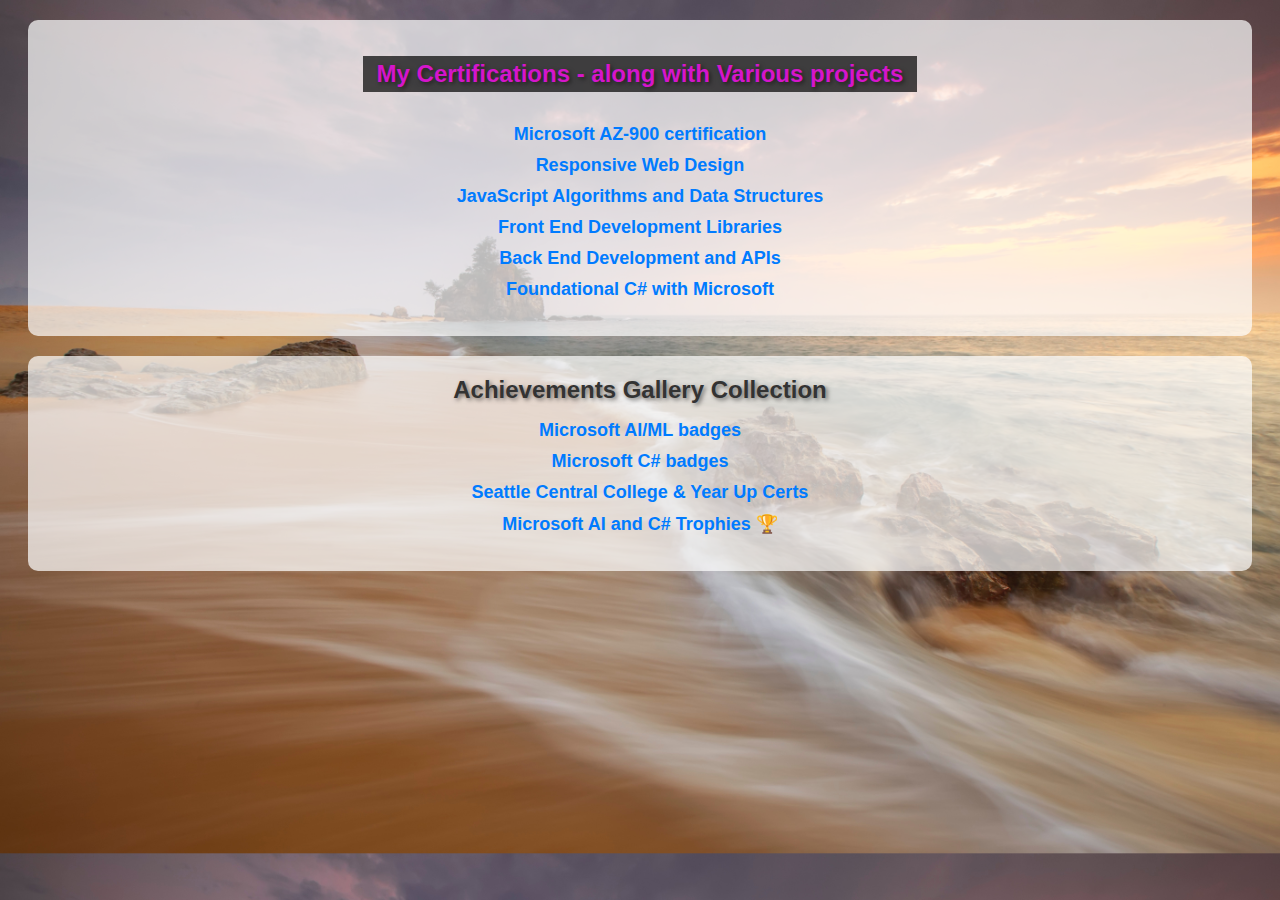
<file: certs.html>
<!DOCTYPE html>
<html lang="en">
<head>
    <meta charset="UTF-8">
    <meta name="viewport" content="width=device-width, initial-scale=1.0">
    <title>My Certifications</title>

    <style>
        body {
            font-family: Arial, sans-serif;
            background-image: url('images/Certs_background_image.jpg');
            background-size: cover;
            text-align: center;
        }

        h1 {
            
            background-color: rgba(0, 0, 0, 0.7); 
            color: #fff;
            font-weight: bold;
            padding: 4px 14px;
            display: inline-block;
        }

        ul {
            list-style: none;
            padding: 0;
        }

        li {
            margin: 10px 0;
        }

        a {
            text-decoration: none;
            color: #08fe55;
            font-weight: bold;
            font-size: large;
            transition: color 0.3s ease-in-out;
        }

        a:hover {
            color: #4824ca;
        }

        p{
            font-weight:bold;
            font-family: 'Lucida Sans', 'Lucida Sans Regular', 'Lucida Grande', 'Lucida Sans Unicode', Geneva, Verdana, sans-serif;
        }

         
         #certifications-section {
            background-color: rgba(255, 255, 255, 0.7);
            padding: 20px;
            border-radius: 10px;
            margin: 20px;
        }

        #certifications-section h1 {
            font-size: 24px;
            color: rgb(213 21 203);
            text-shadow: 2px 2px 4px rgba(0, 0, 0, 0.5);
        }

        #certifications-section ul {
            list-style-type: none;
            padding: 0;
        }

        #certifications-section li {
            margin-bottom: 10px;
        }

        #certifications-section a {
            text-decoration: none;
            color: #007bff; /* Blue link color */
        }

        #certifications-section a:hover {
            text-decoration: underline;
        }

        #achievements-gallery {
            background-color: rgba(255, 255, 255, 0.7);
            padding: 20px;
            border-radius: 10px;
            margin: 20px;
        }

        #achievements-gallery strong {
            font-size: 24px;
            color: #333;
            text-shadow: 2px 2px 4px rgba(0, 0, 0, 0.5);
        }

        #achievements-gallery ul {
            list-style-type: none;
            padding: 0;
        }

        #achievements-gallery li {
            margin-bottom: 10px;
        }

        #achievements-gallery a {
            text-decoration: none;
            color: #007bff; 
        }

        #achievements-gallery a:hover {
            text-decoration: underline;
        }

        #achievements-gallery span {
            font-weight: bold;
        }

        #achievements-gallery .trophy {
            font-size: 24px;
            color: gold;
        }
</style>

</head>
<body>
    <div id="certifications-section">
    <h1>My Certifications - along with Various projects</h1>
    
    <ul>
        <li><a href="https://www.credly.com/badges/513513e0-5bf0-4fc4-be90-acc37cbfc258" >Microsoft AZ-900 certification</a></li>
        <li><a href="https://www.freecodecamp.org/certification/Yeabsira-Girma/responsive-web-design" >Responsive Web Design</a></li>
        <li><a href="https://www.freecodecamp.org/certification/Yeabsira-Girma/javascript-algorithms-and-data-structures" >JavaScript Algorithms and Data Structures</a></li>
        <li><a href="https://www.freecodecamp.org/certification/Yeabsira-Girma/front-end-development-libraries" >Front End Development Libraries</a></li>
        <li><a href="https://www.freecodecamp.org/certification/Yeabsira-Girma/back-end-development-and-apis">Back End Development and APIs</a></li>
        <li><a href="https://www.freecodecamp.org/certification/Yeabsira-Girma/foundational-c-sharp-with-microsoft">Foundational C# with Microsoft</a></li>
    </ul>
    </div>
    <div id="achievements-gallery">
            <strong>Achievements Gallery Collection</strong>
        <ul>
            <li><a href="Microsoft AI-ML badges.html"><span>Microsoft AI/ML badges</span></a></li>
            <li><a href="Microsoft CSharp badges.html">Microsoft C# badges</a></li>
            <li><a href="Seattle Central College & Year Up Certs.html">Seattle Central College & Year Up Certs</a></li>
            <li><a href="Microsoft AI and CSharp Trophies.html">Microsoft AI and C# Trophies 🏆</a></li>
        </ul>
    </div>
</body>
</html>
</file>
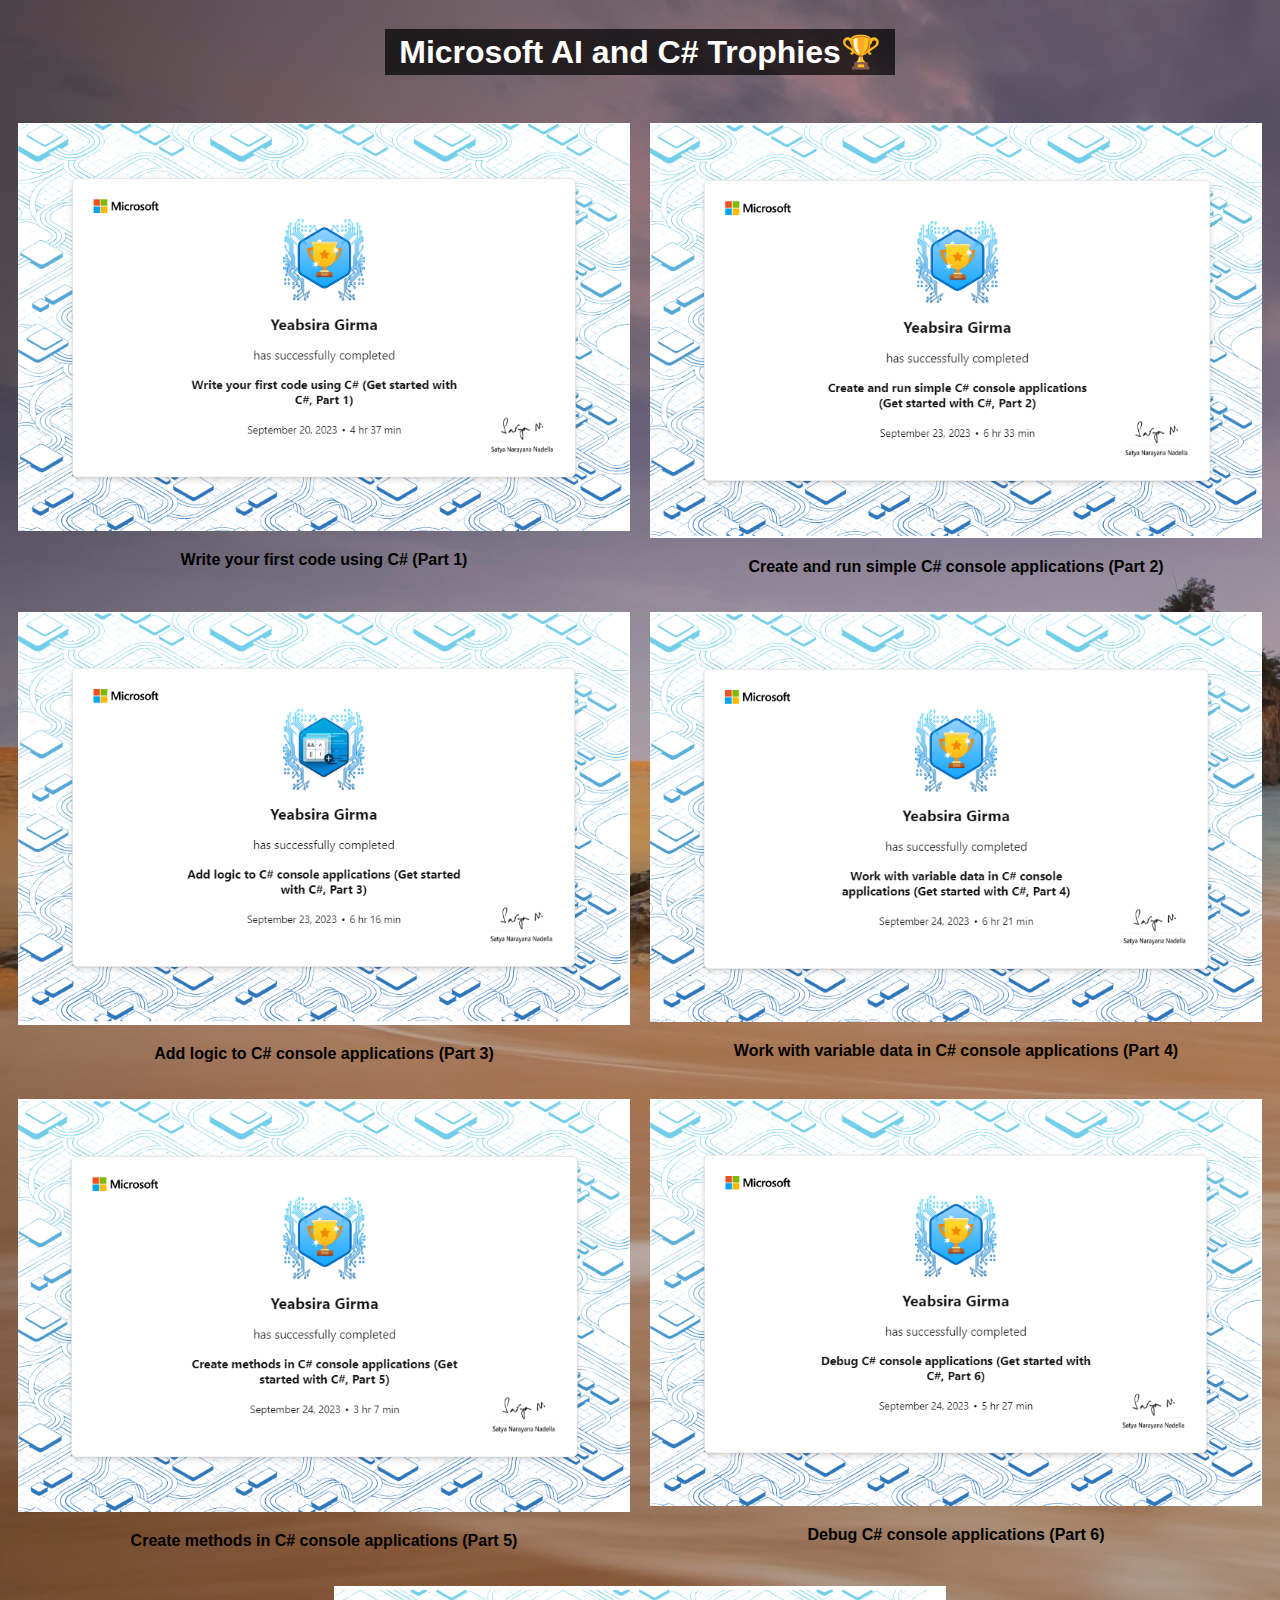
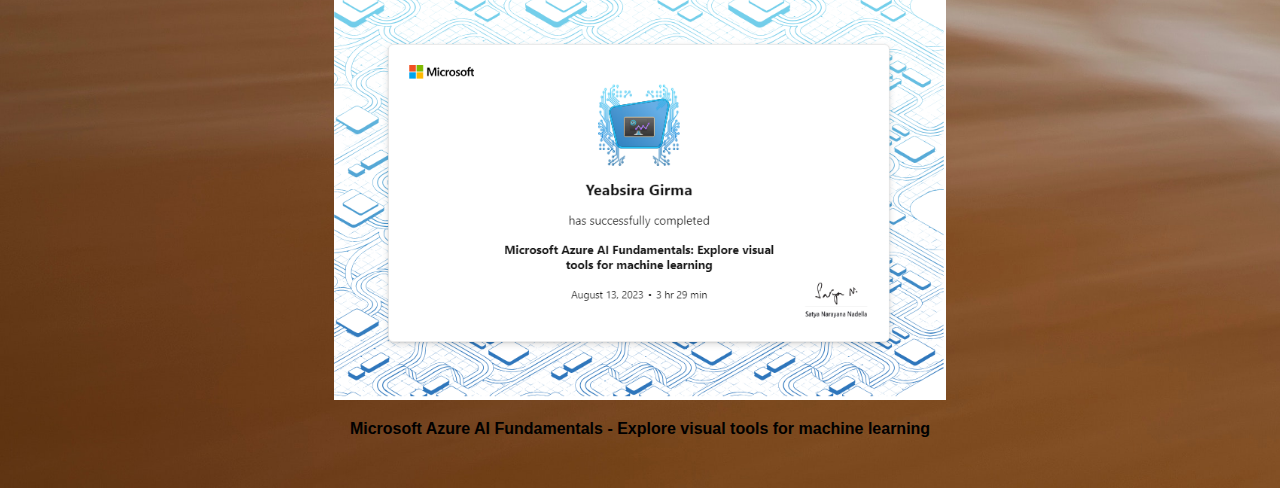
<file: Microsoft AI and CSharp Trophies.html>
<!DOCTYPE html>
<html lang="en">
<head> 
    <meta charset="UTF-8">
    <meta name="viewport" content="width=device-width, initial-scale=1.0">
    <title>Microsoft AI and C# Trophies🏆</title>

    <style>
        body {
            font-family: Arial, sans-serif;
            background-image: url('images/Certs_background_image.jpg');
            background-size: cover;
            text-align: center;
            display: flex;
            flex-direction: column;
            align-items: center;
        }

        h1 {
            background-color: rgba(0, 0, 0, 0.7);
            color: #fff;
            font-weight: bold;
            padding: 4px 14px;
            display: inline-block;
        }

        ul {
            list-style: none;
            padding: 0;
            display: flex;
            flex-wrap: wrap;
            justify-content: center;
        }

        li {
            margin: 10px;
            flex-basis: calc(50% - 20px); /* Two columns with margin between */
            text-align: center;
        }

        img {
            max-width: 100%;
            height: auto;
        }

        a {
            text-decoration: none;
            color: #08fe55;
            font-weight: bold;
            font-size: large;
            transition: color 0.3s ease-in-out;
        }
        p{
            font-weight:bold;
            font-family: 'Lucida Sans', 'Lucida Sans Regular', 'Lucida Grande', 'Lucida Sans Unicode', Geneva, Verdana, sans-serif;
        }
    </style>

</head>
<body>
    <h1>Microsoft AI and C# Trophies🏆</h1>
    
    <ul>
        <li>
            <img src="images/Microsoft AI and CSharp Trophies/Write_your_first_code_using_CSharp_Get_started_with_CSharp_Part_1.png">
            <p>Write your first code using C# (Part 1)</p>
        </li>
        <li>
            <img src="images/Microsoft AI and CSharp Trophies/Create_and_run_simple_CSharp_console_applications_Get_started_with_CSharp_Part_2.png">
            <p>Create and run simple C# console applications (Part 2)</p>
        </li>
        <li>
            <img src="images/Microsoft AI and CSharp Trophies/Add_logic_to_CSharp_console_applications_Get_started_with_CSharp_Part_3.png">
            <p>Add logic to C# console applications (Part 3)</p>
        </li>
        <li>
            <img src="images/Microsoft AI and CSharp Trophies/Work_with_variable_data_in_CSharp_console_applications_Get_started_with_CSharp_Part_4.png">
            <p>Work with variable data in C# console applications (Part 4)</p>
        </li>
        <li>
            <img src="images/Microsoft AI and CSharp Trophies/Create_methods_inCSharp_console_applications_GetstartedwithCSharp_Part_5.png">
            <p>Create methods in C# console applications (Part 5)</p>
        </li>
        <li>
            <img src="images/Microsoft AI and CSharp Trophies/Debug_CSharp_console_applications_Get_started_with_CSharp_Part_6.png">
            <p>Debug C# console applications (Part 6)</p>
        </li>
        <li>
            <img src="images/Microsoft AI and CSharp Trophies/Microsoft_Azure_AI_Fundamentals_Explore_visual_tools_for_machine_learning.png">
            <p>Microsoft Azure AI Fundamentals - Explore visual tools for machine learning</p>
        </li>
    </ul> 
</body>
</html>
</file>
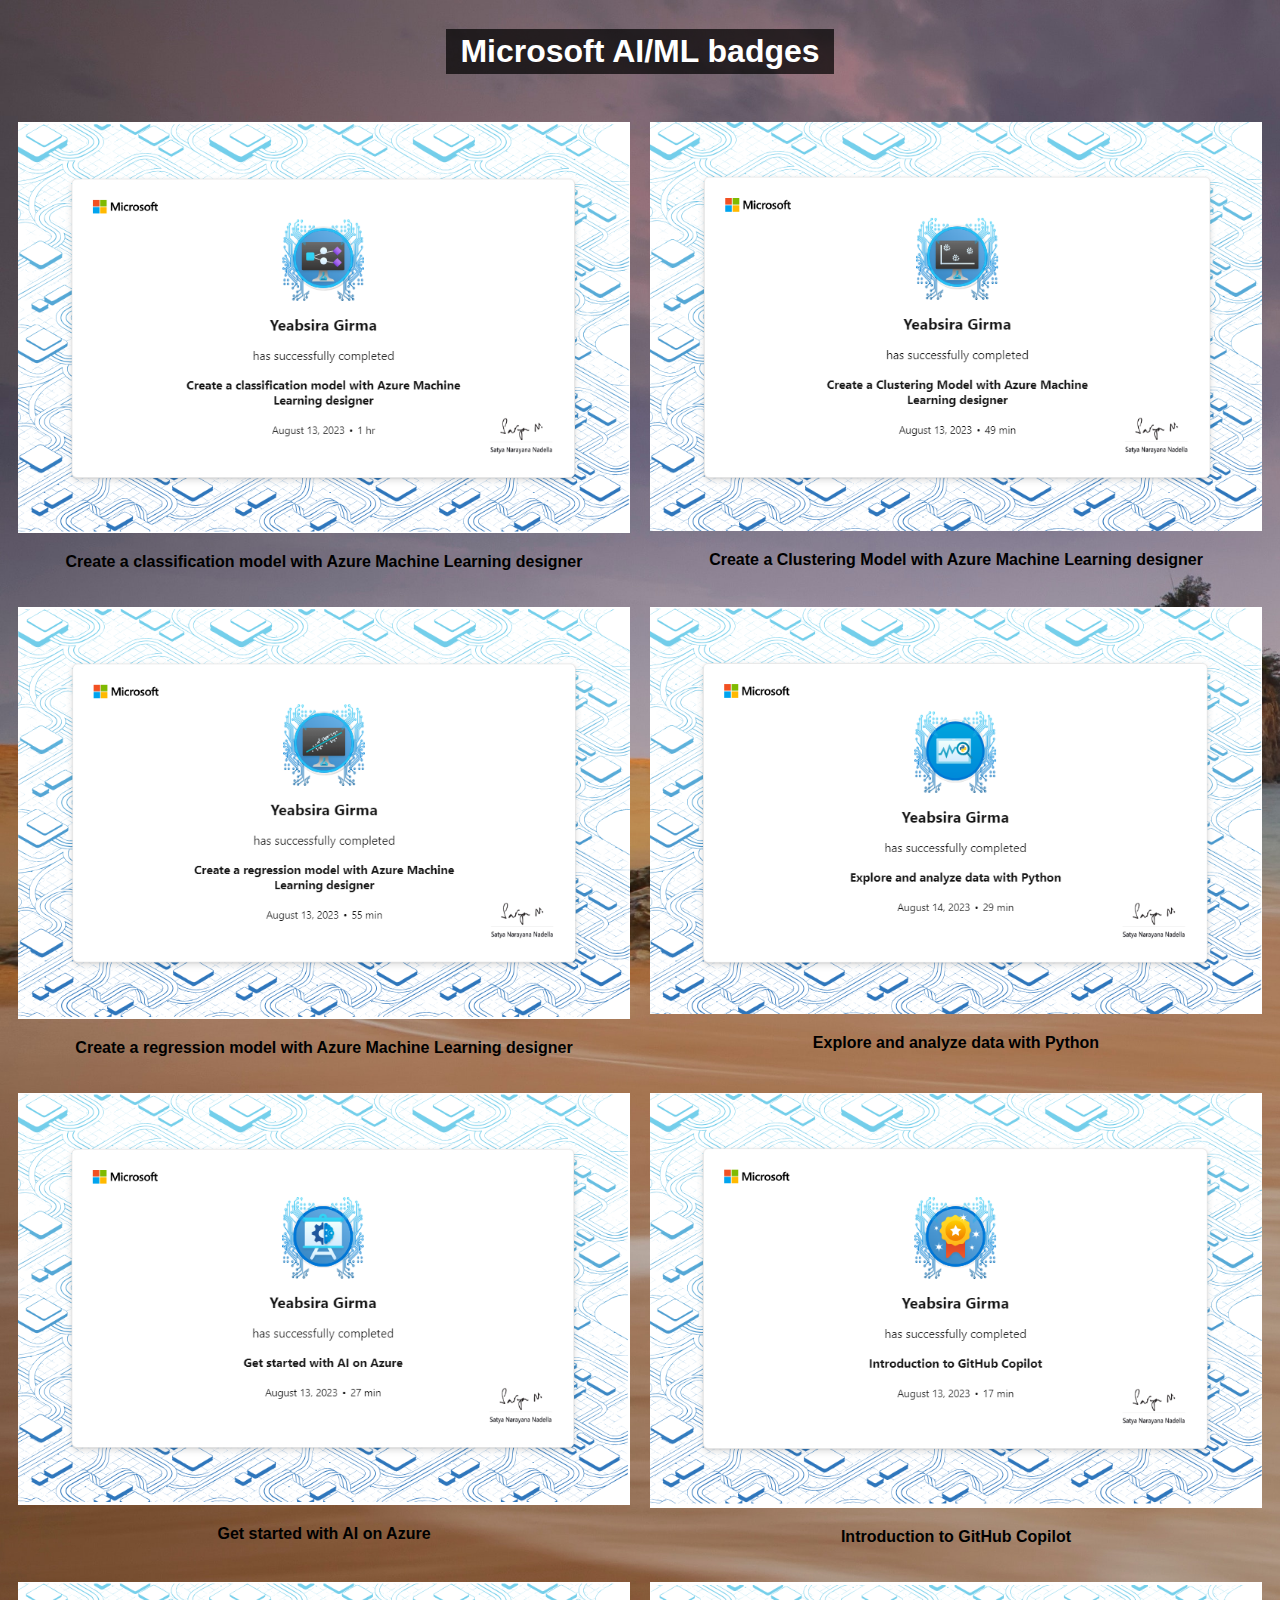
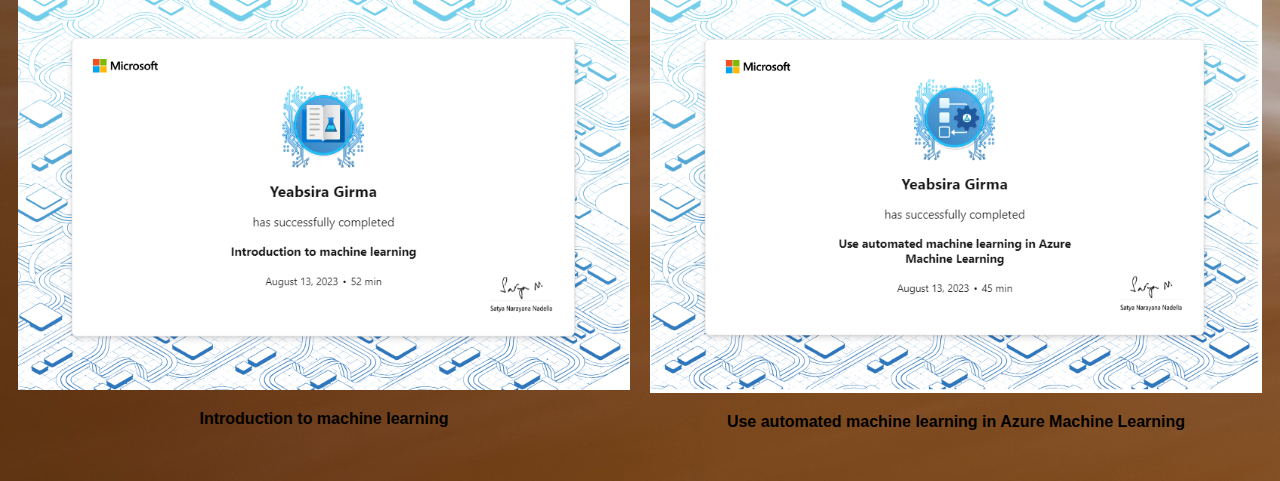
<file: Microsoft AI-ML badges.html>
<!DOCTYPE html>
<html lang="en">
<head>
    <meta charset="UTF-8">
    <meta name="viewport" content="width=device-width, initial-scale=1.0">
    <title>My Certifications</title>

    <style>
        body {
            font-family: Arial, sans-serif;
            background-image: url('images/Certs_background_image.jpg');
            background-size: cover;
            text-align: center;
            display: flex;
            flex-direction: column;
            align-items: center;
        }

        h1 {
            background-color: rgba(0, 0, 0, 0.7);
            color: #fff;
            font-weight: bold;
            padding: 4px 14px;
            display: inline-block;
        }

        ul {
            list-style: none;
            padding: 0;
            display: flex;
            flex-wrap: wrap;
            justify-content: center;
        }

        li {
            margin: 10px;
            flex-basis: calc(50% - 20px); /* Two columns with margin between */
            text-align: center;
        }

        img {
            max-width: 100%;
            height: auto;
        }

        a {
            text-decoration: none;
            color: #08fe55;
            font-weight: bold;
            font-size: large;
            transition: color 0.3s ease-in-out;
        }

        a:hover {
            color: #4824ca;
        }

        p{
            font-weight:bold;
            font-family: 'Lucida Sans', 'Lucida Sans Regular', 'Lucida Grande', 'Lucida Sans Unicode', Geneva, Verdana, sans-serif;
        }
        
    </style>

</head>
<body>
    <h1>Microsoft AI/ML badges</h1>
    
    <ul>
        <li>
            <img src="images/Microsoft AI-ML badges/Create a classification model with Azure Machine Learning designer.png" alt="Create a classification model with Azure Machine Learning designer">
            <p>Create a classification model with Azure Machine Learning designer</p>
        </li>
        <li>
            <img src="images/Microsoft AI-ML badges/Create a Clustering Model with Azure Machine Learning designer.png" alt="Create a clustering model with Azure Machine Learning designer">
            <p>Create a Clustering Model with Azure Machine Learning designer</p>
        </li>
        <li>
            <img src="images/Microsoft AI-ML badges/Create a regression model with Azure Machine Learning designer.png" alt="Create a regression model with Azure Machine Learning designer">
            <p>Create a regression model with Azure Machine Learning designer</p>
        </li>
        <li>
            <img src="images/Microsoft AI-ML badges/Explore and analyze data with Python.png" alt="Explore and analyze data with Python">
            <p>Explore and analyze data with Python</p>
        </li>
        <li>
            <img src="images/Microsoft AI-ML badges/Get started with AI on Azure.png" alt="Get started with AI on Azure">
            <p>Get started with AI on Azure</p>
        </li>
        <li>
            <img src="images/Microsoft AI-ML badges/Introduction to GitHub Copilot.png" alt="Introduction to GitHub Copilot">
            <p>Introduction to GitHub Copilot</p>
        </li>
        <li>
            <img src="images/Microsoft AI-ML badges/Introduction to machine learning.png" alt="Introduction to machine learning">
            <p>Introduction to machine learning</p>
        </li>
        <li>
            <img src="images/Microsoft AI-ML badges/Use automated machine learning in Azure Machine Learning.png" alt="Use automated machine learning in Azure Machine Learning">
            <p>Use automated machine learning in Azure Machine Learning</p>
        </li>
    </ul>
</body>
</html>
</file>
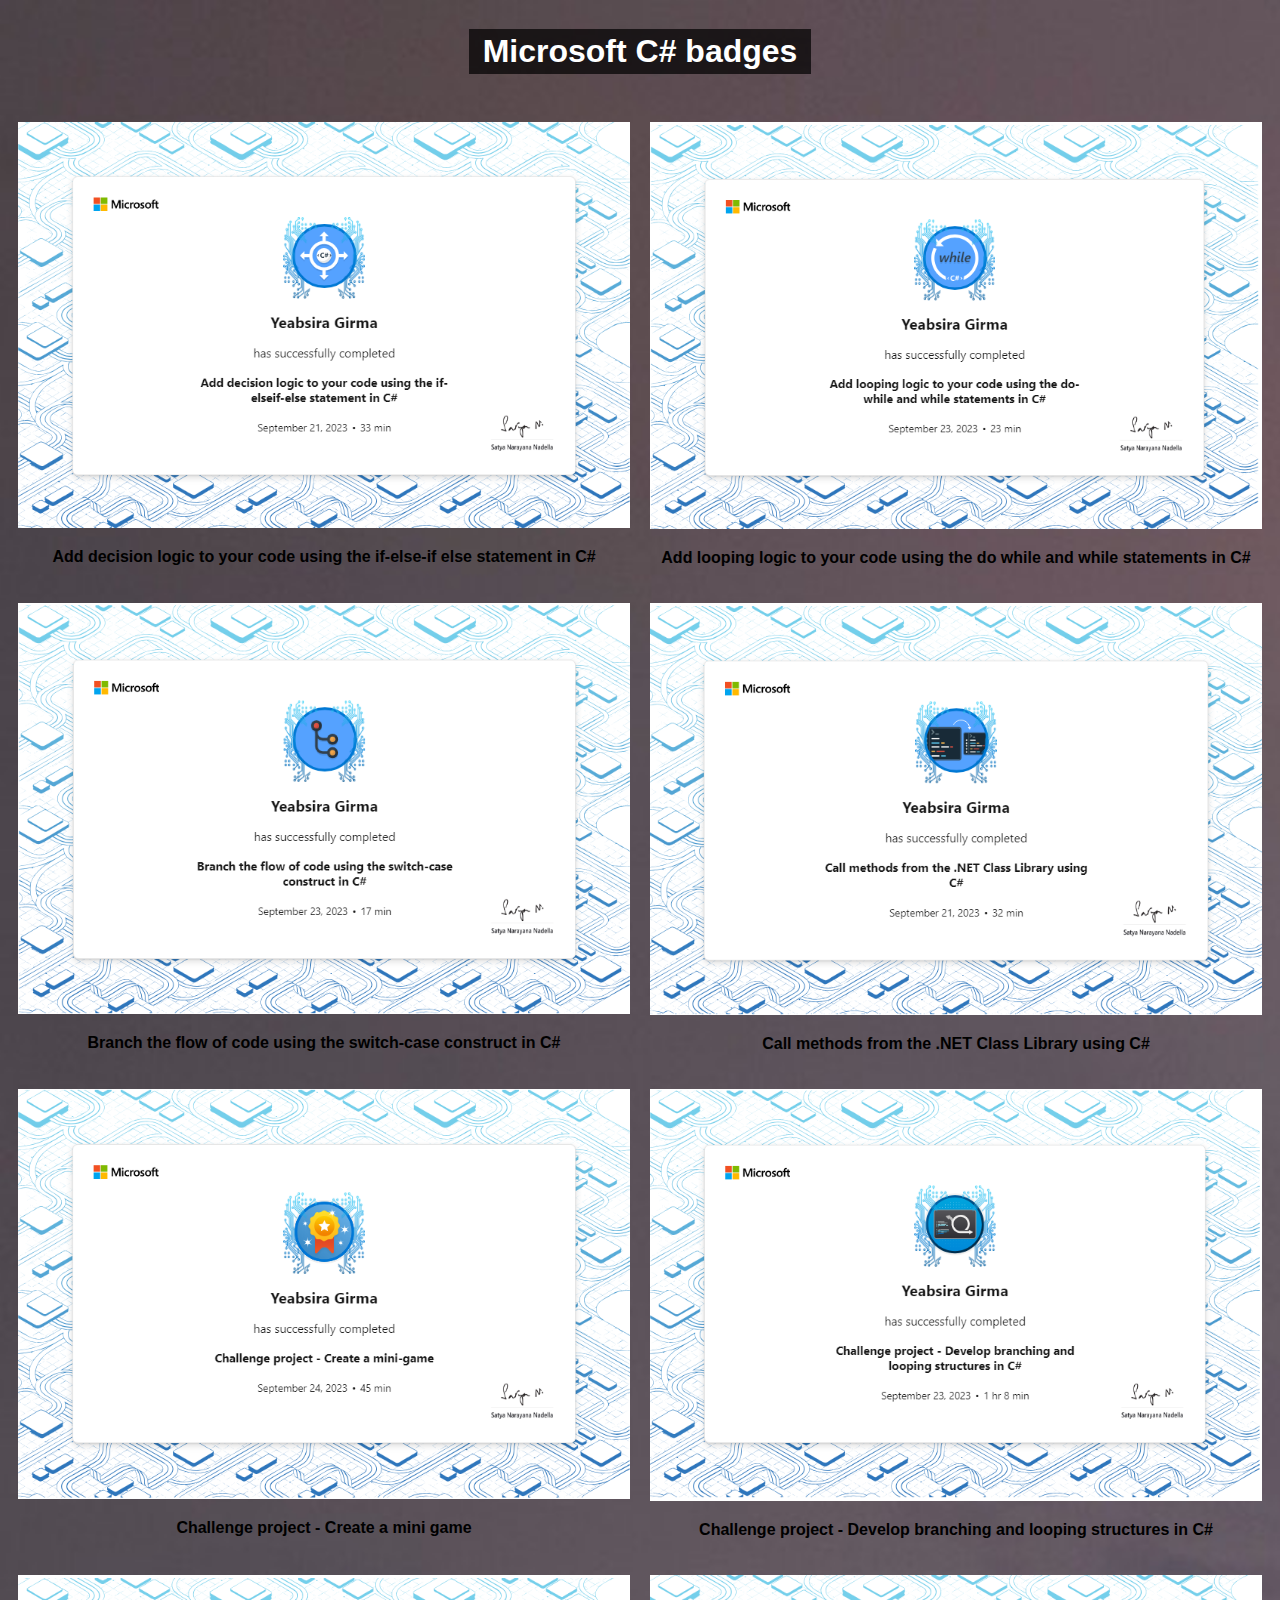
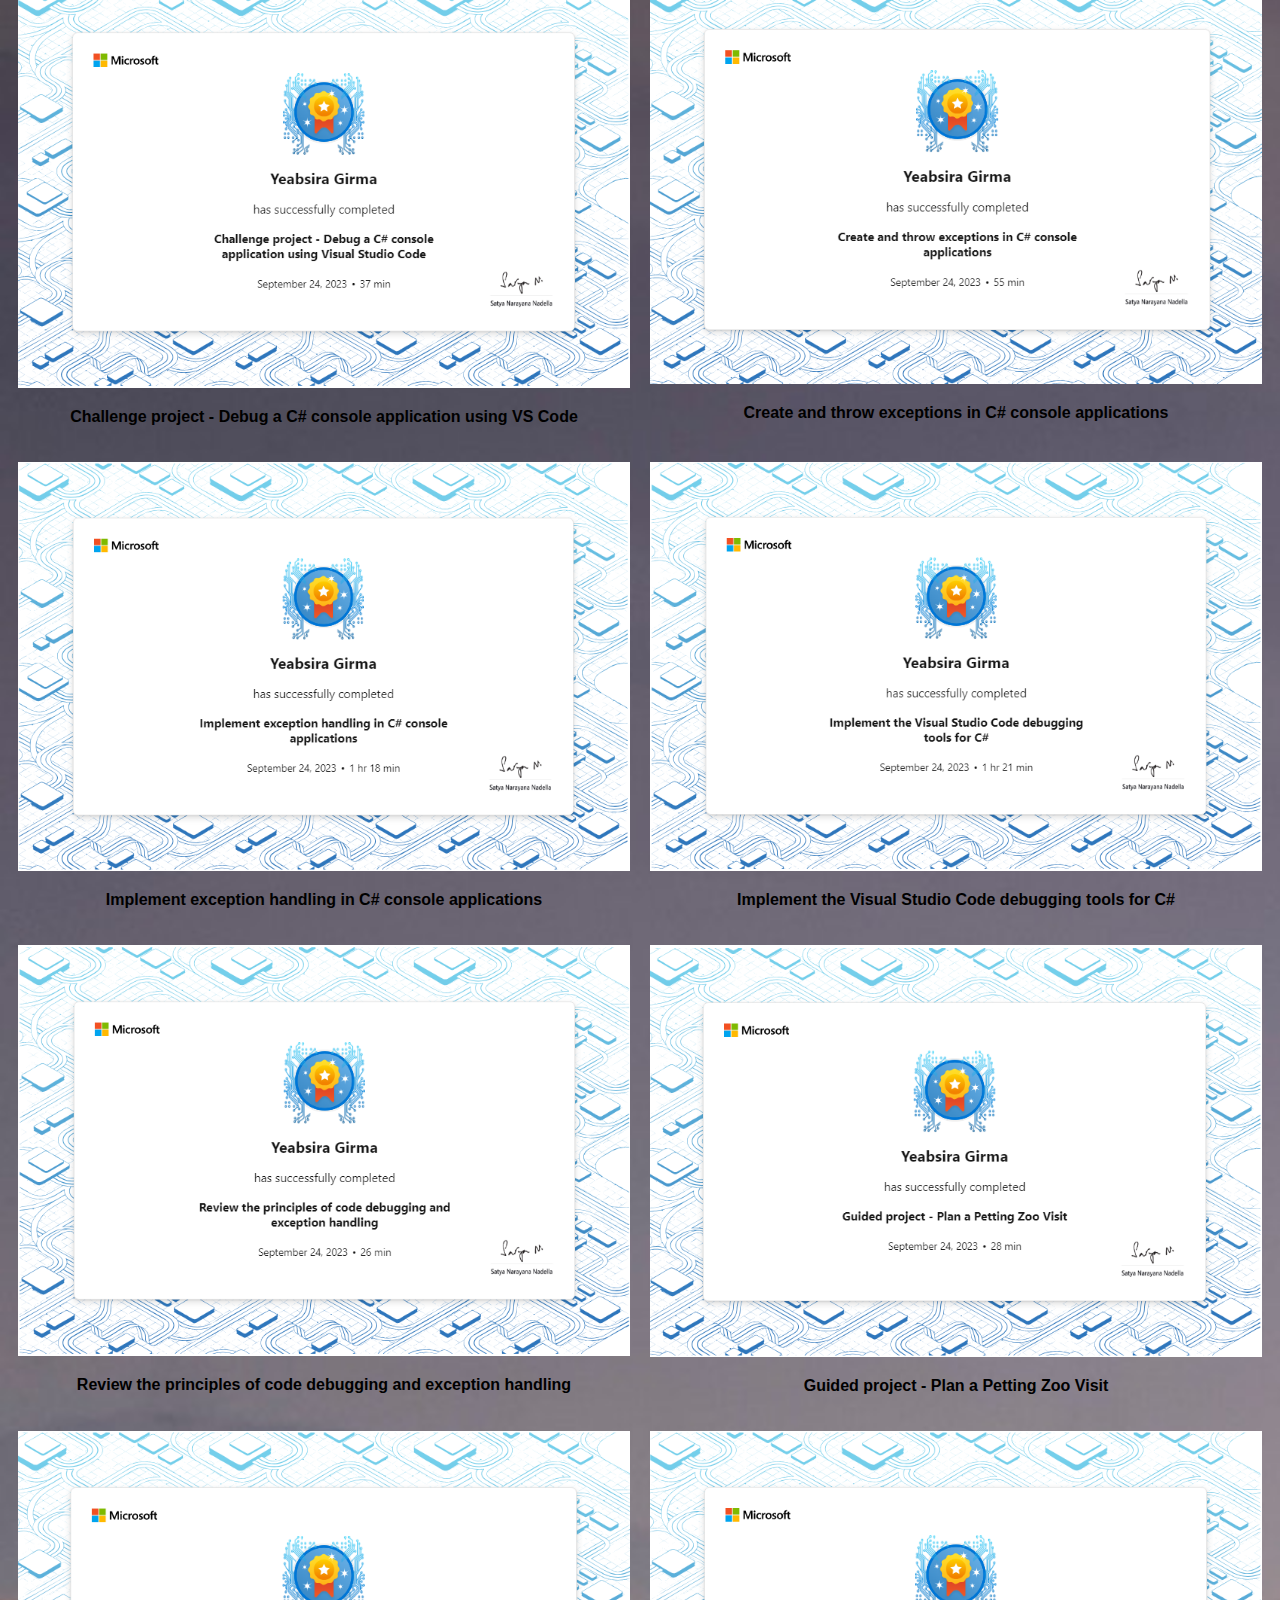
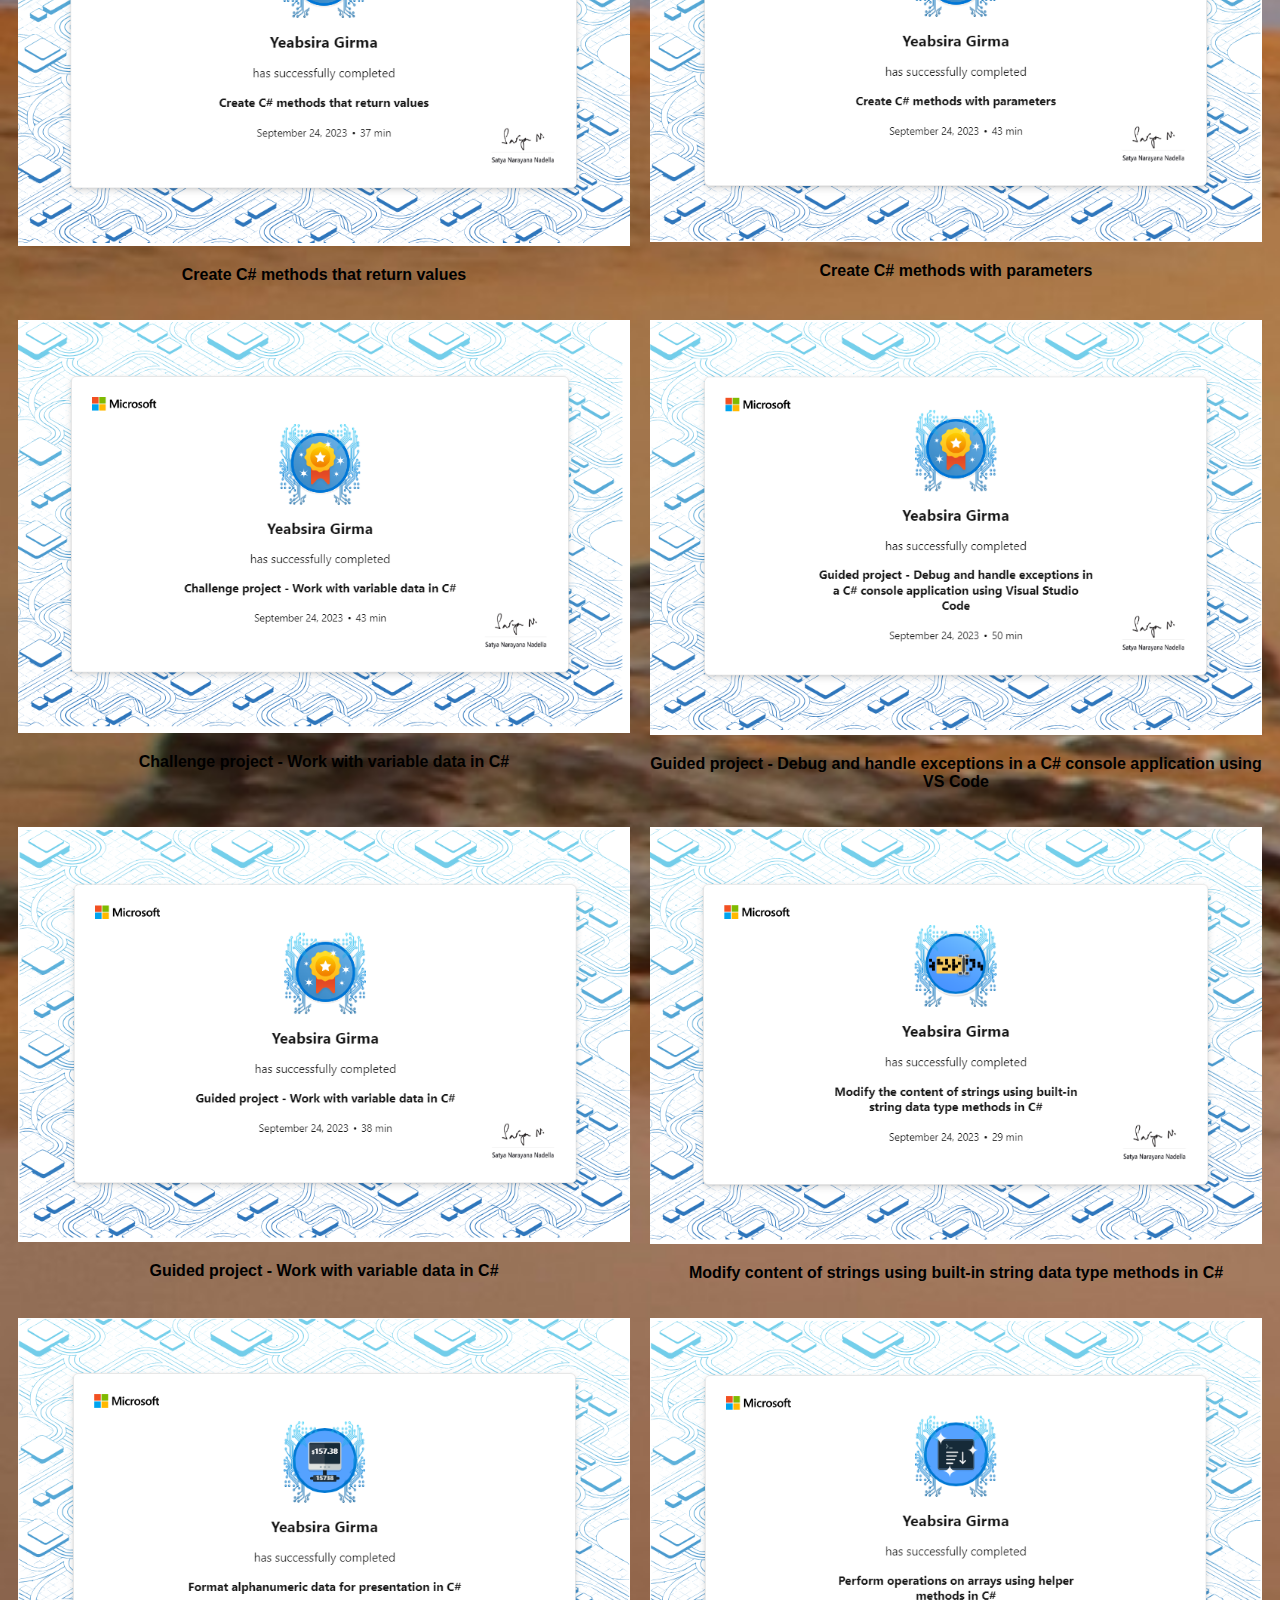
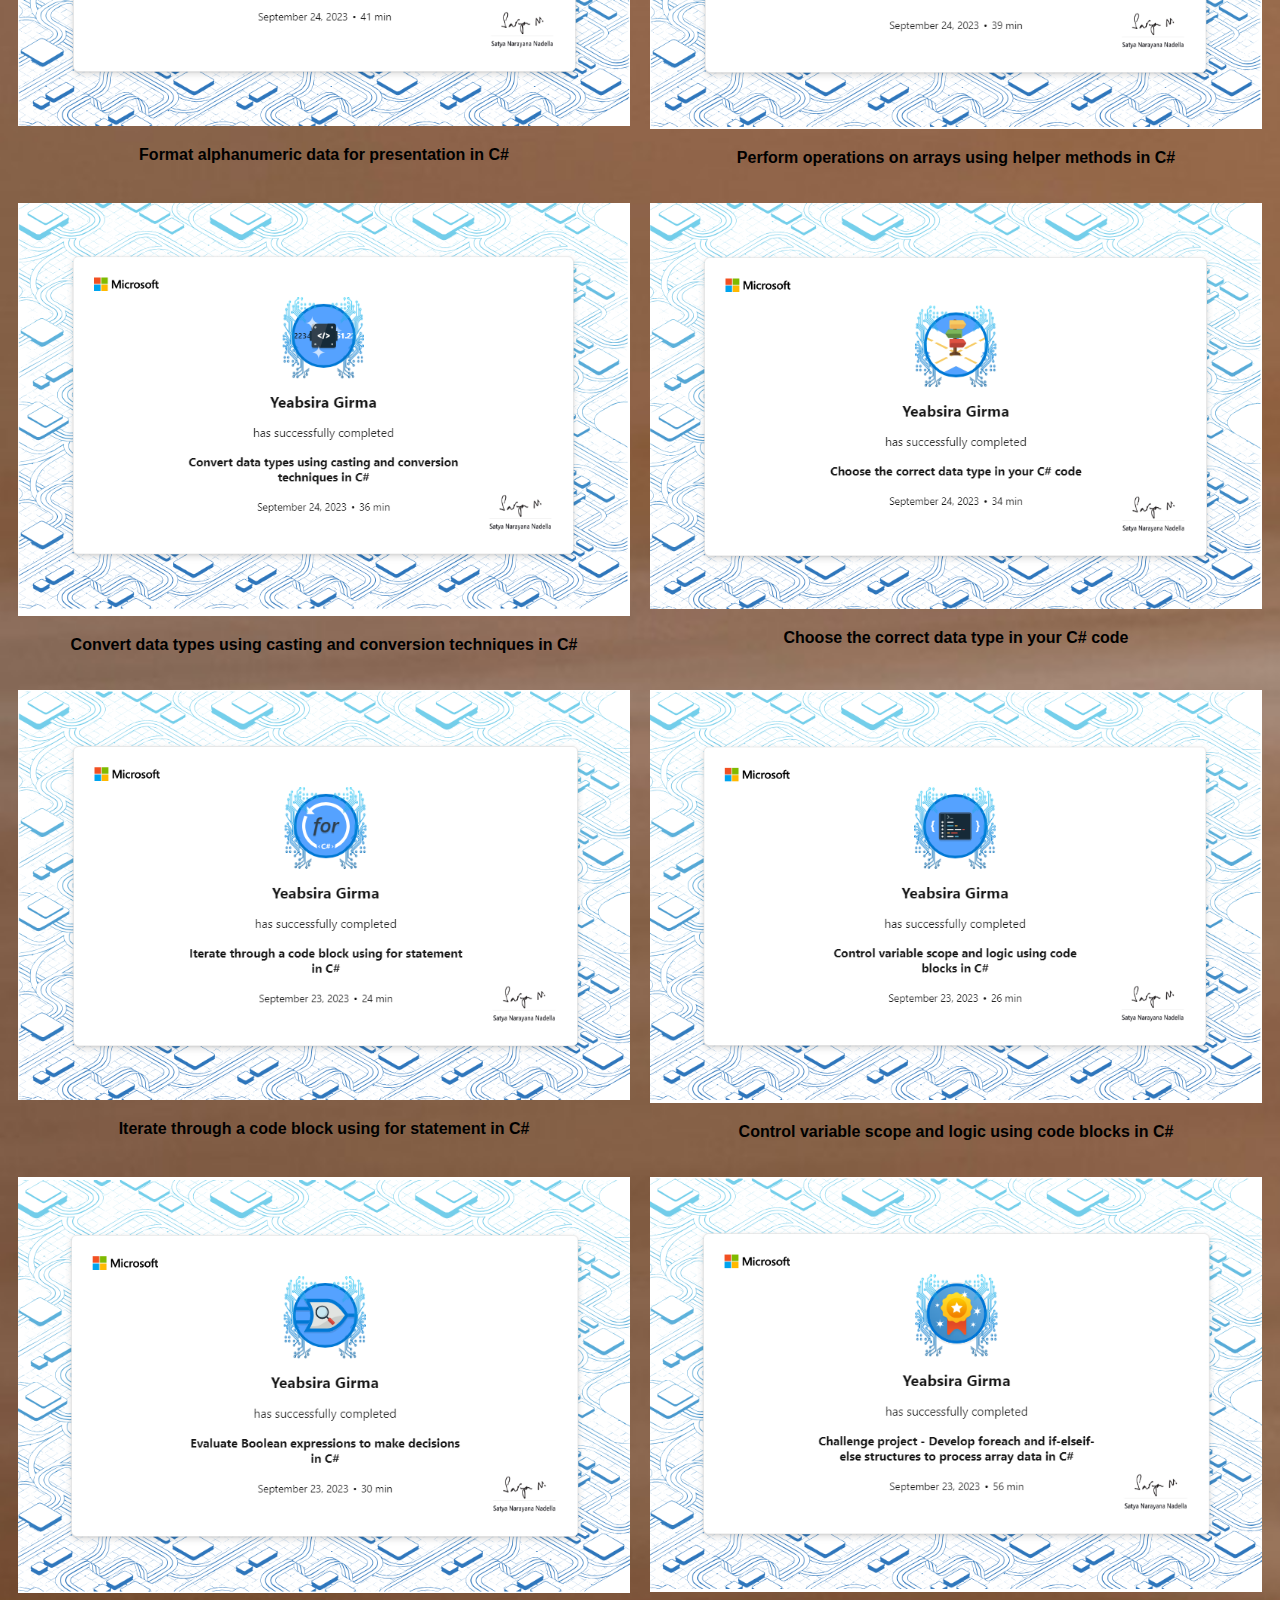
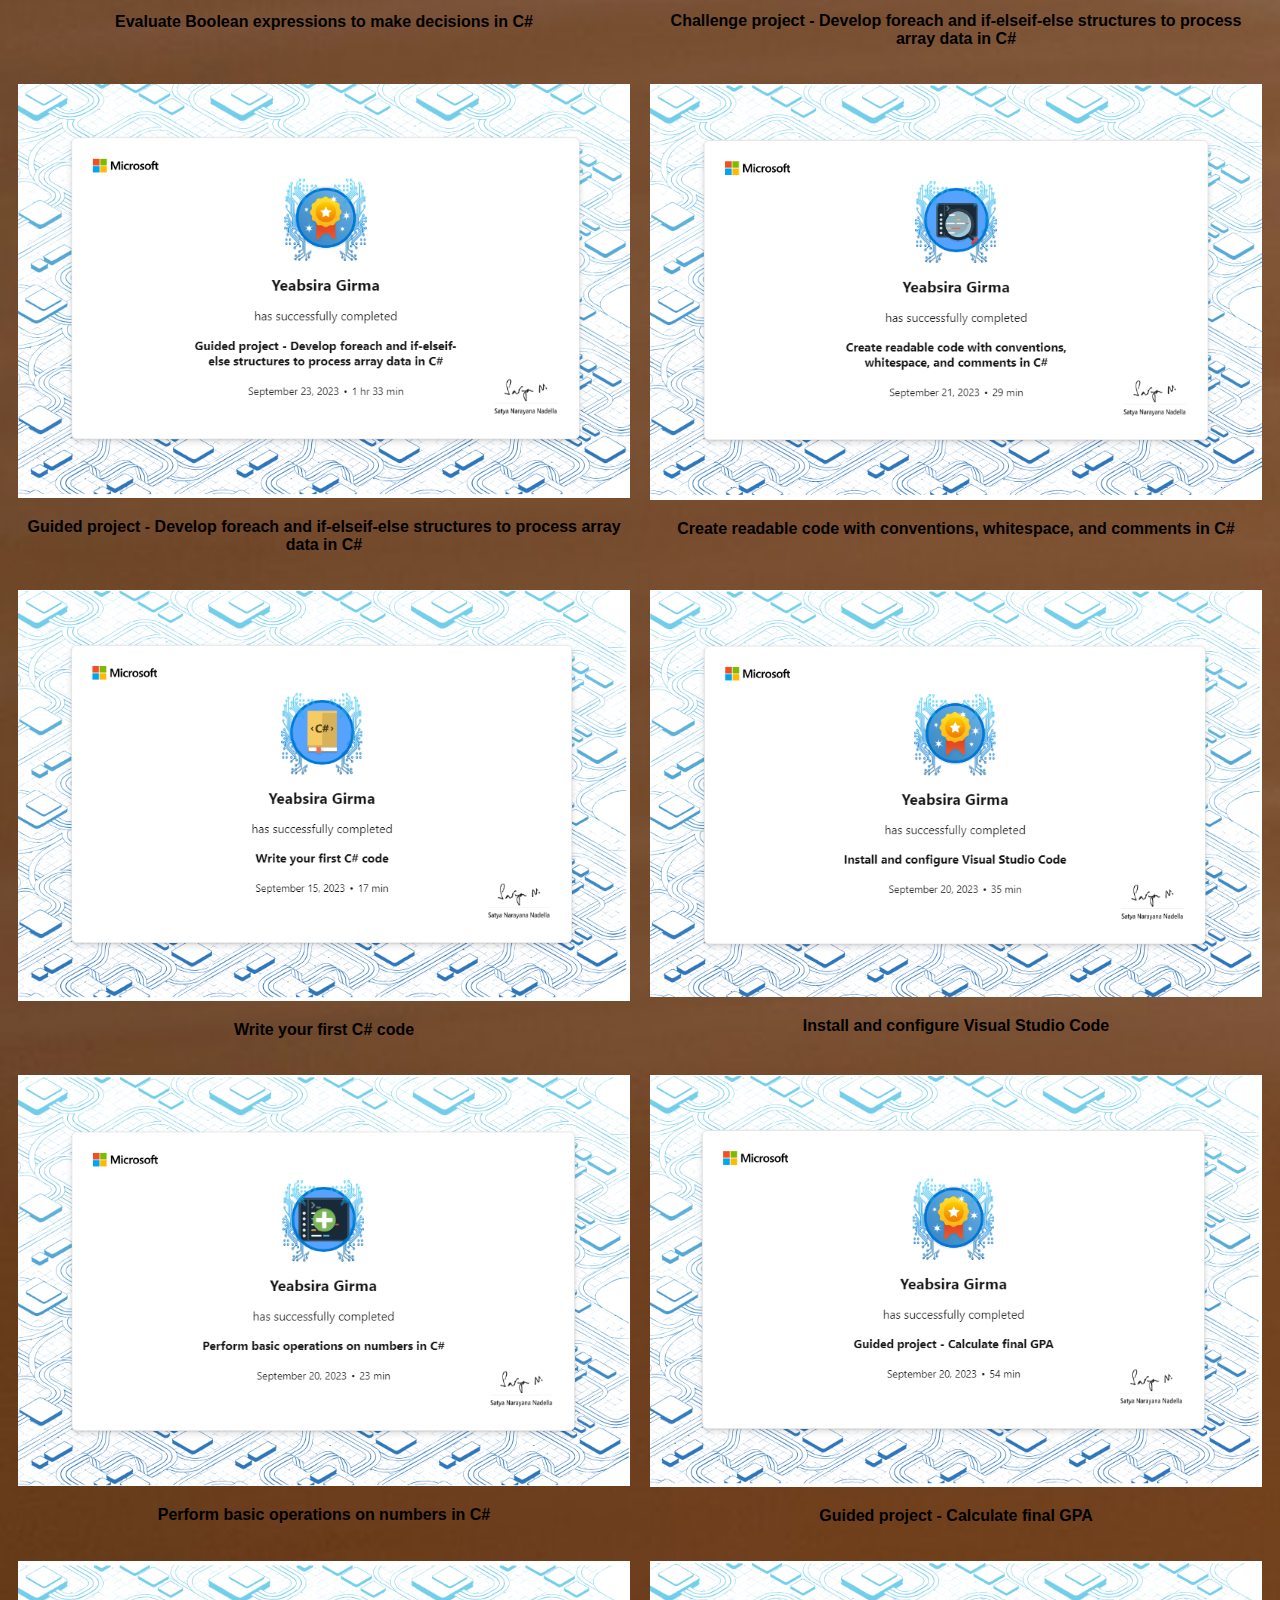
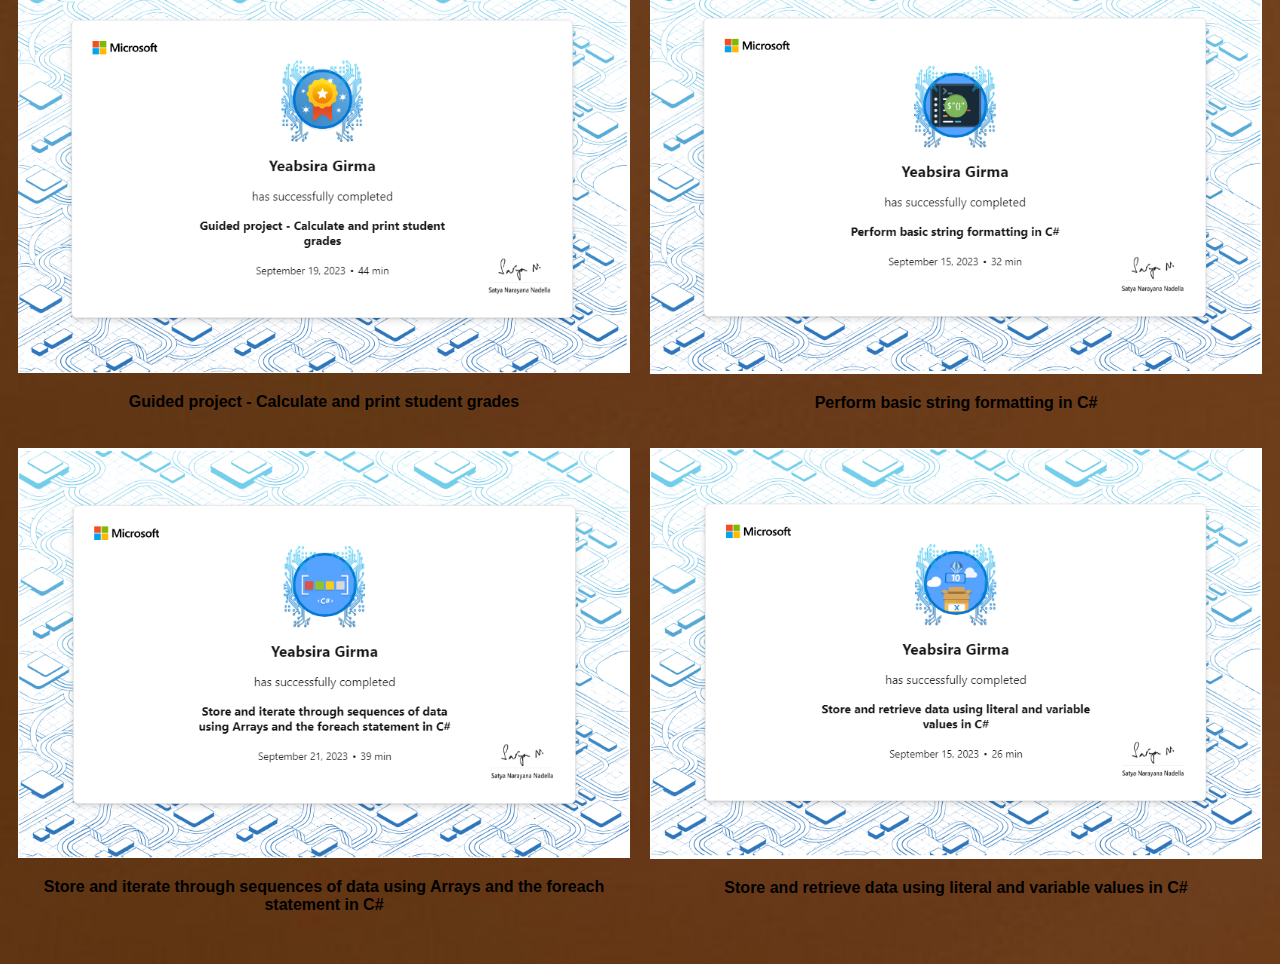
<file: Microsoft CSharp badges.html>
<!DOCTYPE html>
<html lang="en">
<head>
    <meta charset="UTF-8">
    <meta name="viewport" content="width=device-width, initial-scale=1.0">
    <title>My Certifications</title>

    <style>
        body {
            font-family: Arial, sans-serif;
            background-image: url('images/Certs_background_image.jpg');
            background-size: cover;
            text-align: center;
            display: flex;
            flex-direction: column;
            align-items: center;
        }

        h1 {
            background-color: rgba(0, 0, 0, 0.7);
            color: #fff;
            font-weight: bold;
            padding: 4px 14px;
            display: inline-block;
        }

        ul {
            list-style: none;
            padding: 0;
            display: flex;
            flex-wrap: wrap;
            justify-content: center;
        }

        li {
            margin: 10px;
            flex-basis: calc(50% - 20px); /* Two columns with margin between */
            text-align: center;
        }

        img {
            max-width: 100%;
            height: auto;
        }

        a {
            text-decoration: none;
            color: #08fe55;
            font-weight: bold;
            font-size: large;
            transition: color 0.3s ease-in-out;
        }

        a:hover {
            color: #4824ca;
        }

        p{
            font-weight:bold;
            font-family: 'Lucida Sans', 'Lucida Sans Regular', 'Lucida Grande', 'Lucida Sans Unicode', Geneva, Verdana, sans-serif;
        }
        
    </style>

</head>
<body>
    <h1>Microsoft C# badges</h1> 
    
    <ul>
        <li>
            <img src="images/Microsoft CSharp badges/Add_decision_logic_to_your_code_using_the_if_elseif_else_statement_in_CSharp.png" alt="Add decision logic to your code using the if-else-if else statement in C#">
            <p>Add decision logic to your code using the if-else-if else statement in C#</p>
        </li>
        <li>
            <img src="images/Microsoft CSharp badges/Add_looping_logic_to_your_code_using_the_do_while_and_while_statements_in_CSharp.png" alt="Add looping logic to your code using the do while and while statements in C#">
            <p>Add looping logic to your code using the do while and while statements in C#</p>
        </li>
        <li>
            <img src="images/Microsoft CSharp badges/Branch_the_flow_of_code_using_the_switch_case_construct_in_CSharp.png" alt="Branch the flow of code using the switch case construct in C#">
            <p>Branch the flow of code using the switch-case construct in C#</p>
        </li>
        <li>
            <img src="images/Microsoft CSharp badges/Call_methods_from_the_DOTNET_Class_Library_using_CSharp.png" alt="Call methods from the .NET Class Library using C#">
            <p>Call methods from the .NET Class Library using C#</p>
        </li>
        <li>
            <img src="images/Microsoft CSharp badges/Challenge_project_Create_a_mini_game.png" alt="Challenge project Create a mini game">
            <p>Challenge project - Create a mini game</p>
        </li>
        <li>
            <img src="images/Microsoft CSharp badges/Challenge_project_Develop_branching_and_looping_structures_in_CSharp.png" alt="Challenge project Develop branching and looping structures in C#">
            <p>Challenge project - Develop branching and looping structures in C#</p>
        </li>
        <li>
            <img src="images/Microsoft CSharp badges/Challenge_project_Debug_a_CSharp_console_application_using_Visual_Studio_Code.png" alt="Challenge project Debug a C# console application using Visual Studio Code">
            <p>Challenge project - Debug a C# console application using VS Code</p>
        </li>
        <li>
            <img src="images/Microsoft CSharp badges/Create_and_throw_exceptions_in_CSharp_console_applications.png" alt="Create and throw exceptions in C# console applications">
            <p>Create and throw exceptions in C# console applications</p>
        </li>
        <li>
            <img src="images/Microsoft CSharp badges/Implement_exception_handling_in_CSharp_console_applications.png" alt="Implement exception handling in C# console applications">
            <p>Implement exception handling in C# console applications</p>
        </li>
        <li>
            <img src="images/Microsoft CSharp badges/Implement_the_Visual_Studio_Code_debugging_tools_for_CSharp.png" alt="Implement the Visual Studio Code debugging tools for C#">
            <p>Implement the Visual Studio Code debugging tools for C#</p>
        </li>
        <li>
            <img src="images/Microsoft CSharp badges/Review_the_principles_of_code_debugging_and_exception_handling.png" alt="Review the principles of code debugging and exception handling">
            <p>Review the principles of code debugging and exception handling</p>
        </li>
        <li>
            <img src="images/Microsoft CSharp badges/Guided_project_Plan_a_Petting_Zoo_Visit.png" alt="Guided project - Plan a Petting Zoo Visit">
            <p>Guided project - Plan a Petting Zoo Visit</p>
        </li>
        <li>
            <img src="images/Microsoft CSharp badges/Create_CSharp_methods_that_return_values.png" alt="Create C# methods that return values">
            <p>Create C# methods that return values</p>
        </li>
        <li>
            <img src="images/Microsoft CSharp badges/Create_CSharp_methods_with_parameters.png" alt="Create C# methods with parameters">
            <p>Create C# methods with parameters</p>
        </li>
        <li>
            <img src="images/Microsoft CSharp badges/Challenge_project_Work_with_variable_data_in_CSharp.png" alt="Challenge project - Work with variable data in C#">
            <p>Challenge project - Work with variable data in C#</p>
        </li>
        <li>
            <img src="images/Microsoft CSharp badges/Guided_project_Debug_and_handle_exceptions_in_a_CSharp_console_application_using_Visual_Studio_Code.png" alt="Guided project - Debug and handle exceptions in a C# console application using VS Code">
            <p>Guided project - Debug and handle exceptions in a C# console application using VS Code</p>
        </li>
        <li>
            <img src="images/Microsoft CSharp badges/Guided_project_Work_with_variable_data_in_CSharp.png" alt="Guided project - Work with variable data in C#">
            <p>Guided project - Work with variable data in C#</p>
        </li>
        <!-- <li>
            <img src="images/Microsoft CSharp badges/Guided_project_Work_with_variable_data_in_CSharp.png" alt="Guided project - Work with variable data in C#">
            <p>Guided project - Work with variable data in C#</p>
        </li> -->
        <li>
            <img src="images/Microsoft CSharp badges/Modify_the_content_of_strings_using_built_in_string_data_type_methods_in_CSharp.png" alt="Modify the content of strings using built-in string data type methods in C#">
            <p>Modify content of strings using built-in string data type methods in C#</p>
        </li>
        <li>
            <img src="images/Microsoft CSharp badges/Format_alphanumeric_data_for_presentation_in_CSharp.png" alt="Format alphanumeric data for presentation in C#">
            <p>Format alphanumeric data for presentation in C#</p>
        </li>
        <li>
            <img src="images/Microsoft CSharp badges/Perform_operations_on_arrays_using_helper_methods_in_CSharp.png" alt="Perform operations on arrays using helper methods in C#">
            <p>Perform operations on arrays using helper methods in C#</p>
        </li>
        <li>
            <img src="images/Microsoft CSharp badges/Convert_data_types_using_casting_and_conversion_techniques_in_CSharp.png" alt="Convert data types using casting and conversion techniques in C#">
            <p>Convert data types using casting and conversion techniques in C#</p>
        </li>
        <li>
            <img src="images/Microsoft CSharp badges/Choose_the_correct_data_type_in_your_CSharp_code.png" alt="Choose the correct data type in your C# code">
            <p>Choose the correct data type in your C# code</p>
        </li>
        <li>
            <img src="images/Microsoft CSharp badges/Iterate_through_a_code_block_using_for_statement_in_CSharp.png" alt="Iterate through a code block using for statement in C#">
            <p>Iterate through a code block using for statement in C#</p>
        </li>
        <li>
            <img src="images/Microsoft CSharp badges/Control_variable_scope_and_logic_using_code_blocks_in_CSharp.png" alt="Control variable scope and logic using code blocks in C#">
            <p>Control variable scope and logic using code blocks in C#</p>
        </li>
        <li>
            <img src="images/Microsoft CSharp badges/Evaluate_Boolean_expressions_to_make_decisions_in_CSharp.png" alt="Evaluate Boolean expressions to make decisions in C#">
            <p>Evaluate Boolean expressions to make decisions in C#</p>
        </li>
        <li>
            <img src="images/Microsoft CSharp badges/Challenge_project_Develop_foreach_and_if_elseif_else_structures_to_process_array_data_in_CSharp.png" alt="Challenge project - Develop foreach and if-elseif-else structures to process array data in C#">
            <p>Challenge project - Develop foreach and if-elseif-else structures to process array data in C#</p>
        </li>
        <li>
            <img src="images/Microsoft CSharp badges/Guided_project_Develop_foreach_and_if_elseif_else_structures_to_process_array_data_in_CSharp.png" alt="Guided project - Develop foreach and if-elseif-else structures to process array data in C#">
            <p>Guided project - Develop foreach and if-elseif-else structures to process array data in C#</p>
        </li>
        <li>
            <img src="images/Microsoft CSharp badges/Create_readable_code_with_conventions_whitespace_and_comments_in_CSharp.png" alt="Create readable code with conventions, whitespace, and comments in C#">
            <p>Create readable code with conventions, whitespace, and comments in C#</p>
        </li>
        <li>
            <img src="images/Microsoft CSharp badges/Write_your_first_CSharp_code.png" alt="Write your first C# code">
            <p>Write your first C# code</p>
        </li>
        <li>
            <img src="images/Microsoft CSharp badges/Install_and_configure_Visual_Studio_Code.png" alt="Install and configure Visual Studio Code">
            <p>Install and configure Visual Studio Code</p>
        </li>
        <li>
            <img src="images/Microsoft CSharp badges/Perform_basic_operations_on_numbers_in_CSharp.png" alt="Perform basic operations on numbers in C#">
            <p>Perform basic operations on numbers in C#</p>
        </li>
        <li>
            <img src="images/Microsoft CSharp badges/Guided_project_Calculate_final_GPA.png" alt="Guided project - Calculate final GPA">
            <p>Guided project - Calculate final GPA</p>
        </li>
        <li>
            <img src="images/Microsoft CSharp badges/Guided_project_Calculate_and_print_student_grades.png" alt="Guided project - Calculate and print student grades">
            <p>Guided project - Calculate and print student grades</p>
        </li>
        <li>
            <img src="images/Microsoft CSharp badges/Perform_basic_string_formatting_in_CSharp.png" alt="Perform basic string formatting in C#">
            <p>Perform basic string formatting in C#</p>
        </li>
        <li>
            <img src="images/Microsoft CSharp badges/Store_and_iterate_through_sequences_of_data_using_Arrays_and_the_foreach_statement_in_CSharp.png" alt="Store and iterate through sequences of data using Arrays and the foreach statement in C#">
            <p>Store and iterate through sequences of data using Arrays and the foreach statement in C#</p>
        </li>
        <li>
            <img src="images/Microsoft CSharp badges/Store_and_retrieve_data_using_literal_and_variable_values_in_CSharp.png" alt="Store and retrieve data using literal and variable values in C#">
            <p>Store and retrieve data using literal and variable values in C#</p>
        </li>
    </ul>
</body>
</html>
</file>
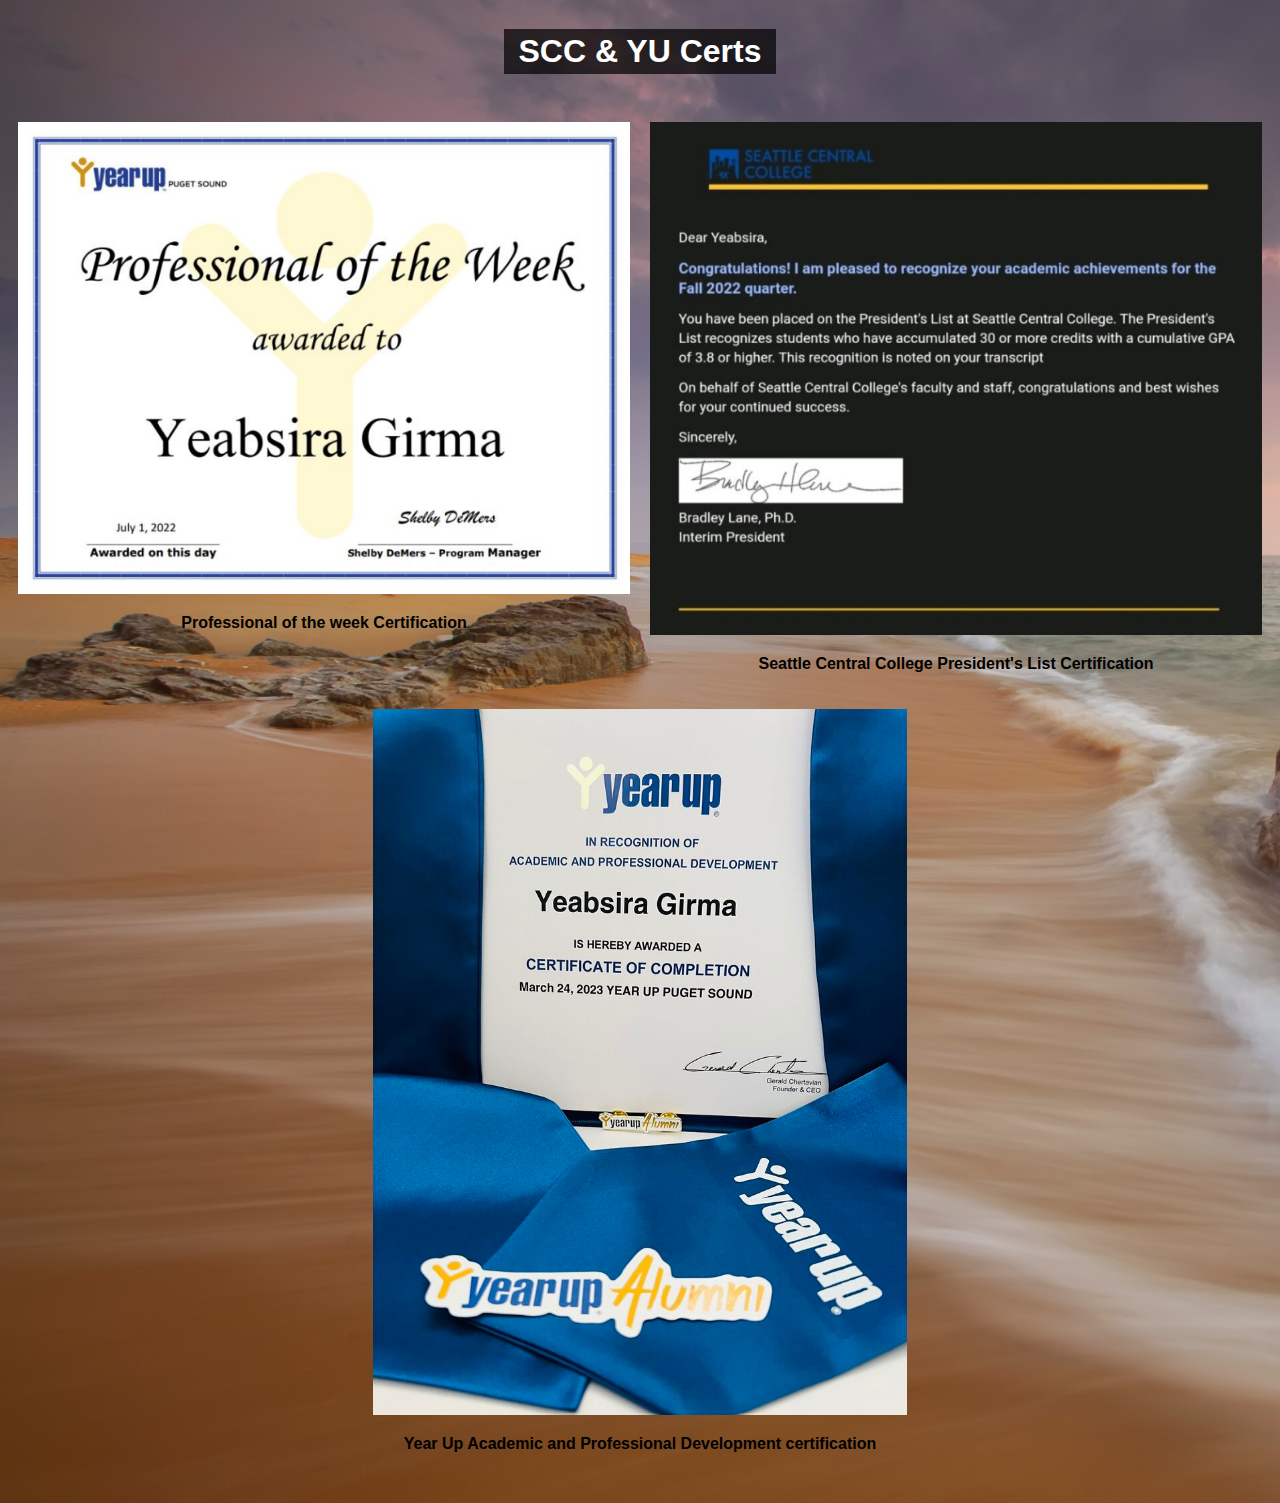
<file: Seattle Central College & Year Up Certs.html>
<!DOCTYPE html>
<html lang="en">
<head>
    <meta charset="UTF-8">
    <meta name="viewport" content="width=device-width, initial-scale=1.0">
    <title>Seattle Central College & Year Up Certs</title>

    <style>
        body {
            font-family: Arial, sans-serif;
            background-image: url('images/Certs_background_image.jpg');
            background-size: cover;
            text-align: center;
            display: flex;
            flex-direction: column;
            align-items: center;
        }

        h1 {
            background-color: rgba(0, 0, 0, 0.7);
            color: #fff;
            font-weight: bold;
            padding: 4px 14px;
            display: inline-block;
        }

        ul {
            list-style: none;
            padding: 0;
            display: flex;
            flex-wrap: wrap;
            justify-content: center;
        }

        li {
            margin: 10px;
            flex-basis: calc(50% - 20px); /* Two columns with margin between */
            text-align: center;
        }

        img {
            max-width: 100%;
            height: auto;
        }

        a {
            text-decoration: none;
            color: #08fe55;
            font-weight: bold;
            font-size: large;
            transition: color 0.3s ease-in-out;
        }
        p{
            font-weight:bold;
            font-family: 'Lucida Sans', 'Lucida Sans Regular', 'Lucida Grande', 'Lucida Sans Unicode', Geneva, Verdana, sans-serif;
        }
    </style>

</head>
<body>
    <h1>SCC & YU Certs</h1>
    
    <ul>
        <li>
            <img src="images/Certs/Professional of the week Certification.png" alt="Professional of the week Certification">
            <p>Professional of the week Certification</p>
        </li>
        <li>
            <img src="images/Certs/Seattle Central College President's List Certification.png" alt="Seattle Central College President's List Certification">
            <p>Seattle Central College President's List Certification</p>
        </li>
        <li>
            <img src="images/Certs/Year Up Academic and Professional Development certification.png" alt="Year Up Academic and Professional Development certification">
            <p>Year Up Academic and Professional Development certification</p>
        </li>
    </ul>
</body>
</html>
</file>
